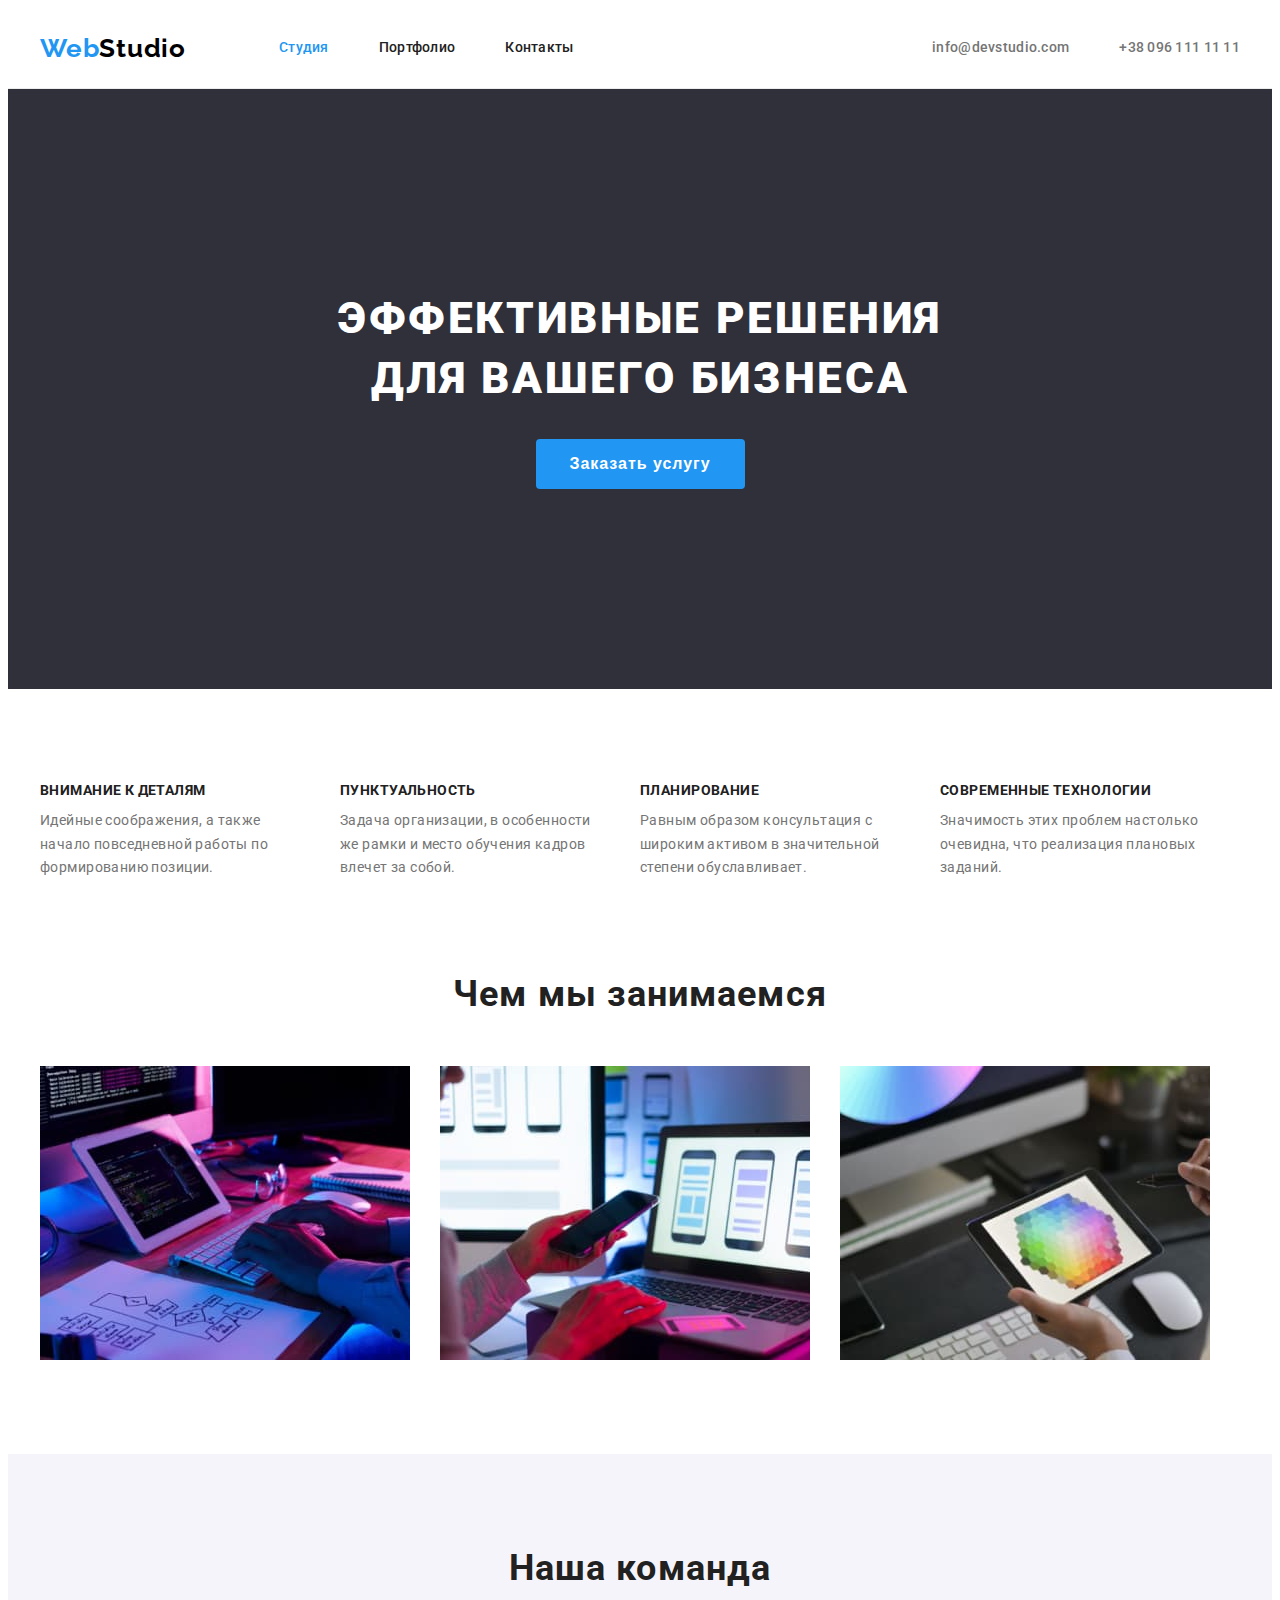
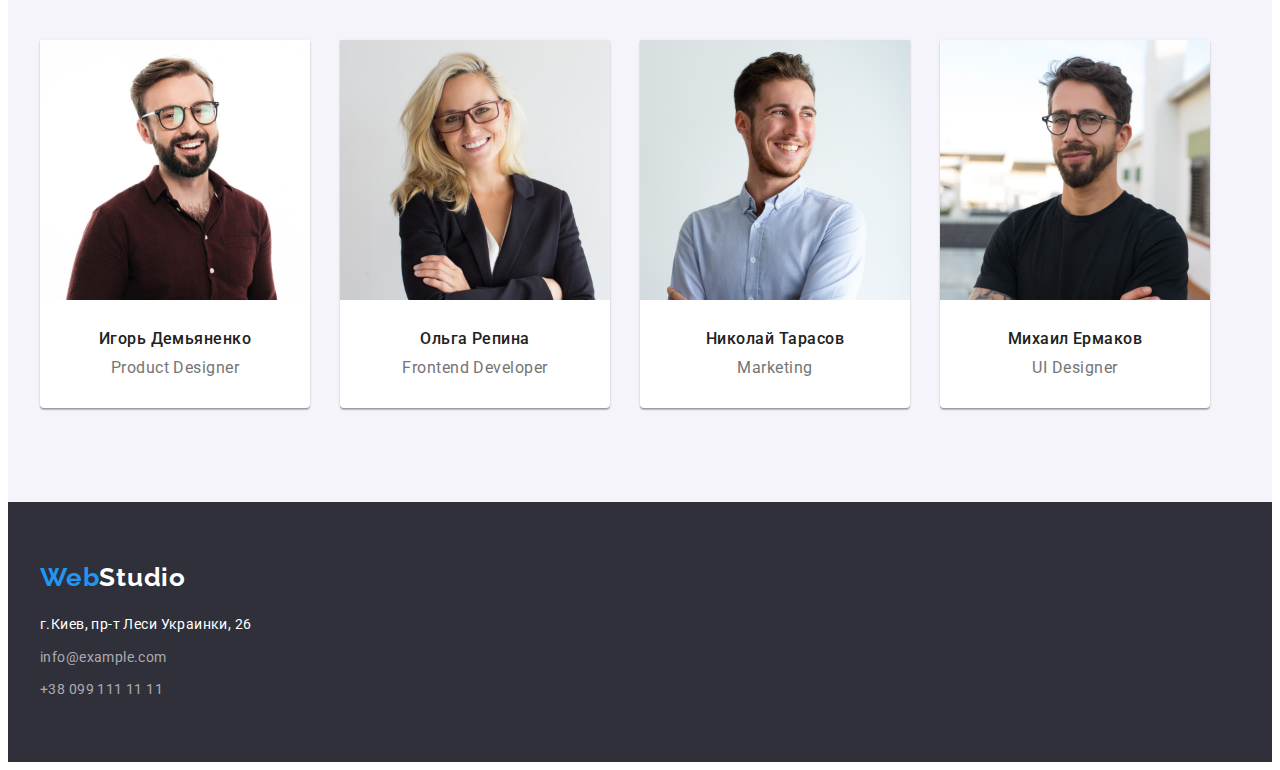
<file: index.html>
<!DOCTYPE html>
<html lang="ru">
<head>
    <meta charset="UTF-8">
    <meta http-equiv="X-UA-Compatible" content="IE=edge">
    <meta name="viewport" content="width=device-width, initial-scale=1.0">
    <link rel="preconnect" href="https://fonts.googleapis.com">
    <link rel="preconnect" href="https://fonts.gstatic.com" crossorigin>
    <link href="https://fonts.googleapis.com/css2?family=Raleway:wght@700&family=Roboto:wght@400;500;700;900&display=swap"
        rel="stylesheet">
    <title>WebStudio</title>
    <link rel="stylesheet" href="https://cdnjs.cloudflare.com/ajax/libs/modern-normalize/1.1.0/modern-normalize.min.css"
        integrity="sha512-wpPYUAdjBVSE4KJnH1VR1HeZfpl1ub8YT/NKx4PuQ5NmX2tKuGu6U/JRp5y+Y8XG2tV+wKQpNHVUX03MfMFn9Q=="
        crossorigin="anonymous" referrerpolicy="no-referrer" />
   <link rel="stylesheet" href="./css/styles.css">
</head>
<body>
  <!-- header шапка сайта -->
    <header class="header">
        <div class="container header-nav">
     <nav class="header-nav">
     <a href="./index.html" class="header-logo link">
         <span class="header-accent link">Web</span>Studio</a>
        <ul class="header-list list">
            <li class="header-item">
                <a href="./index.html" class="header-link link current">Студия</a></li>
            <li class="header-item">
                <a href="./portfolio.html" class="header-link link ">Портфолио</a></li>
            <li class="header-item">
                <a href="" class="header-link link">Контакты</a></li>
        </ul>
     </nav>
    <ul class="header-adress list ">
        <li class="header-item item">
            <a href="mailto:info@devstudio.com" class="header-mail link">info@devstudio.com</a></li>
        <li class="header-item">
            <a href="tel:+380961111111" class="header-tel link">+38 096 111 11 11</a></li>
    </ul>
    </div>
        </header>
        <main>

    <!-- section Hero-->
    <section class="hero">
        <div class="container">
            <h1 class="hero-title">Эффективные решения <br> для вашего бизнеса</h1>
            <button type="button" class="hero-button">Заказать услугу</button>
        </div>
    </section>
<!-- section 1 Преимущества-->
<section class="description">
    <div class="container">
    <h2 hidden>Преимущества</h2>
    <ul class="description-list list">
        <li class="description-item">
            <h3 class="description-title">Внимание к деталям</h3>
            <p class="description-text">Идейные соображения, а также начало повседневной работы по формированию позиции.</p>
        </li>
        <li class="description-item">
            <h3 class="description-title">Пунктуальность</h3>
            <p class="description-text">Задача организации, в особенности же рамки и место обучения кадров влечет за собой.</p>
        </li>
        <li class="description-item">
            <h3 class="description-title">Планирование</h3>
            <p class="description-text">Равным образом консультация с широким активом в значительной степени обуславливает.</p>
        </li>
        <li class="description-item">
            <h3 class="description-title">Современные технологии</h3>
            <p class="description-text">Значимость этих проблем настолько очевидна, что реализация плановых заданий.</p>
        </li>
    </ul>
    </div>
</section>
<!-- section 2 examples of works -->

<section class="about">
    <div class="container">
    <h2 class="about-title">Чем мы занимаемся</h2>
    <ul class="about-examples list">
        <li class="about-item">
            <img src="./img/jpg/box1.jpg" alt="box1" width="370" height="294" class="about-img"></li>
        <li class="about-item">
            <img src="./img/jpg/box2.jpg" alt="box2" width="370" height="294" class="about-img"></li>
        <li class="about-item">
            <img src="./img/jpg/box3.jpg" alt="box3" width="370" height="294" class="about-img"></li>
    </ul>
    </div>
</section>
<!-- section 3 photo people -->
<section class="team">
    <div class="container">
    <h2 class="team-title">Наша команда</h2>
    <ul class="team-person list">
        <li class="team-item">
            <img src="./img/people/img.jpg" alt="img" width="270" height="260" class="team-img">
            <div class="team-container">
            <h3 class="team-name">Игорь Демьяненко</h3>
            <p class="team-text">Product Designer</p>
            </div>
        </li>
        <li class="team-item">
            <img src="./img/people/img(1).jpg" alt="img1" width="270" height="260" class="team-img" >
            <div class="team-container">
            <h3 class="team-name">Ольга Репина</h3>
            <p class="team-text">Frontend Developer</p>
            </div>
        </li>
        <li class="team-item">
            <img src="./img/people/img(2).jpg" alt="img2" width="270" height="260" class="team-img">
            <div class="team-container">
            <h3 class="team-name">Николай Тарасов</h3>
            <p class="team-text">Marketing</p>
            </div>
        </li>
        <li class="team-item">
            <img src="./img/people/img(3).jpg" alt="img3" width="270" height="260" class="team-img">
            <div class="team-container">
            <h3 class="team-name">Михаил Ермаков</h3>
            <p class="team-text">UI Designer</p>
            </div>
        </li>
    </ul>
    </div>
    
</section>
        </main>
       
        <!-- footer -->
        <footer class="footer">
            <div class="container">
            <a href="./index.html" class="footer-link link">
                <span class="footer-logo-accent link">Web</span>Studio</a>
            <address>
                <ul class="footer-list list">
                   <li class="footer-item">
                       <a href="https://goo.gl/maps/7h8aDrKKwfjGKreX9" 
                       target="_blank" 
                       rel="noopener noreferrer"
                       class="footter-list-text link">
                           г.Киев, пр-т Леси Украинки, 26</a>
                    </li>
        <li class="footer-item">
                 <a href="mailto:info@example.com" 
                 class="footer-mail-info link">info@example.com</a></li>
        <li class="footer-item">
                 <a href="tel:+380991111111" 
                 class="footer-tel-info link">+38 099 111 11 11</a></li>
                </ul>
        
        </address>
    </div>
        </footer>
</body>
</html>
</file>
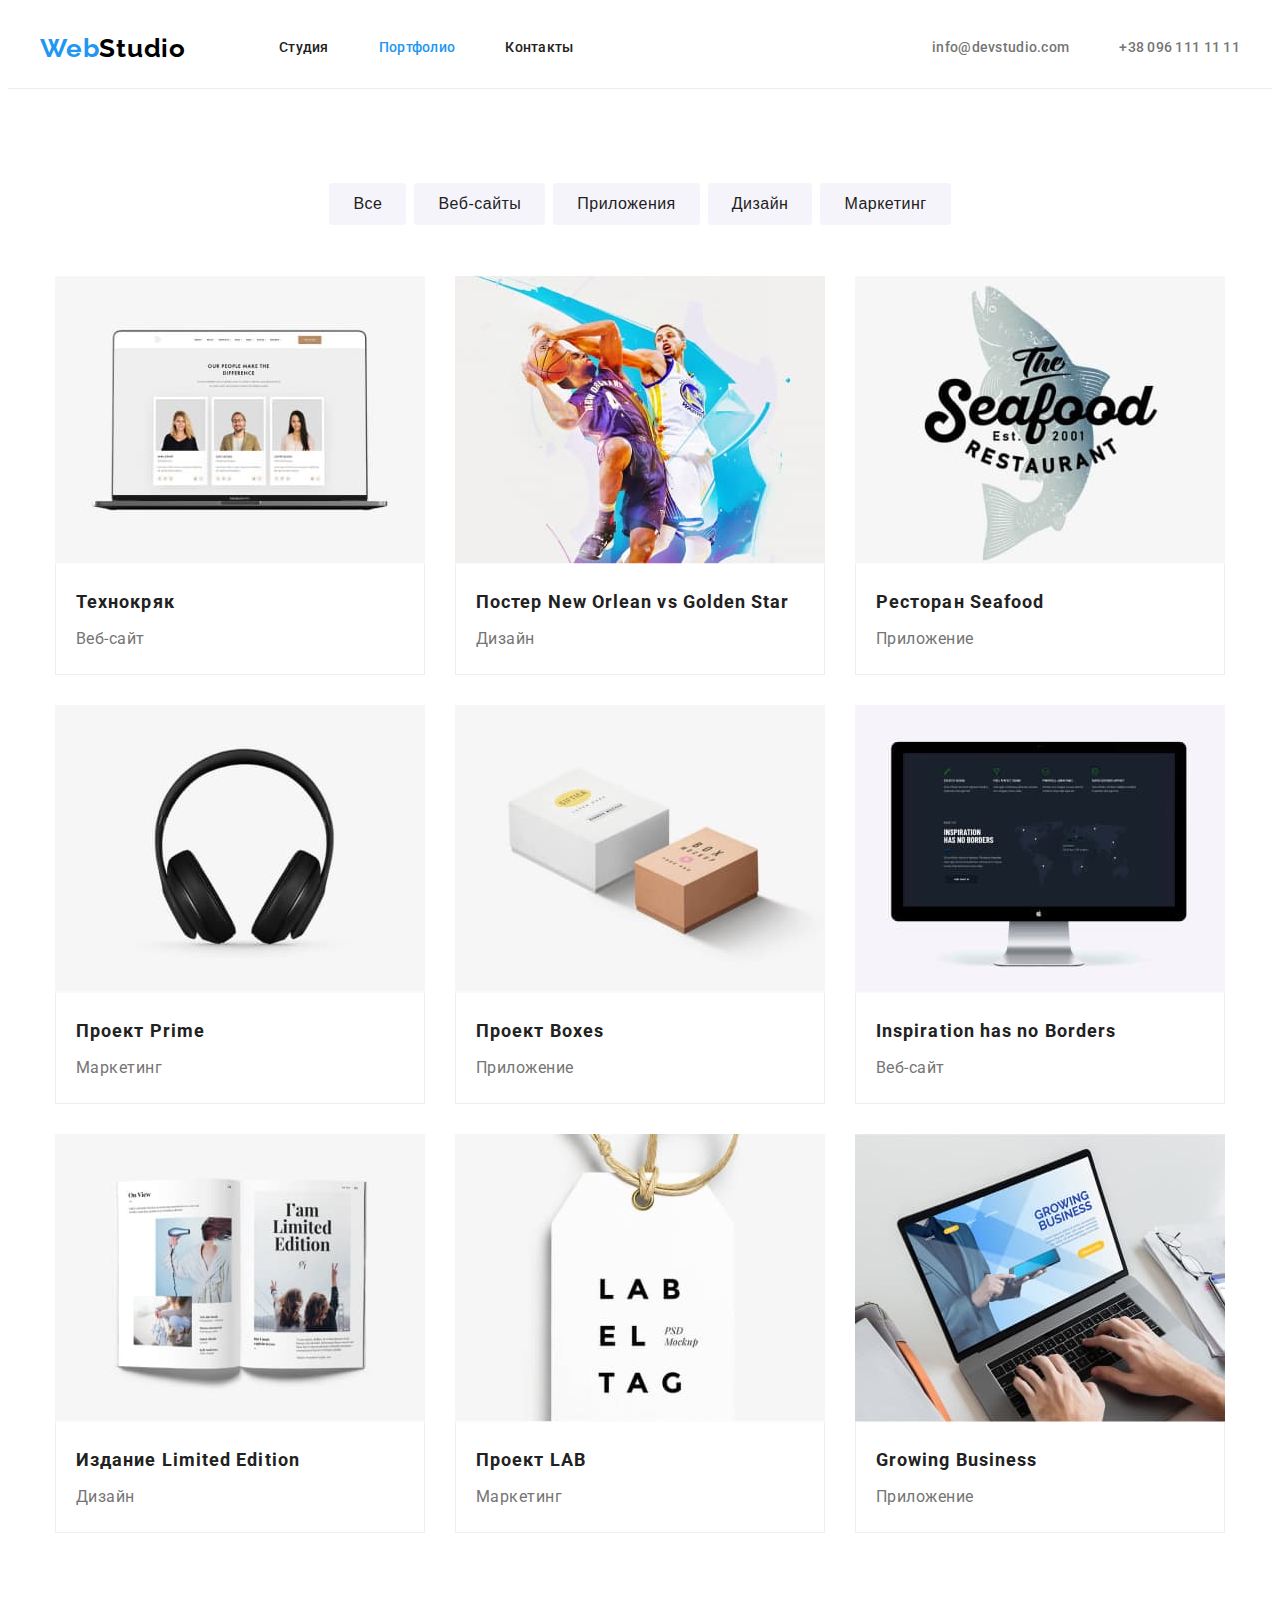
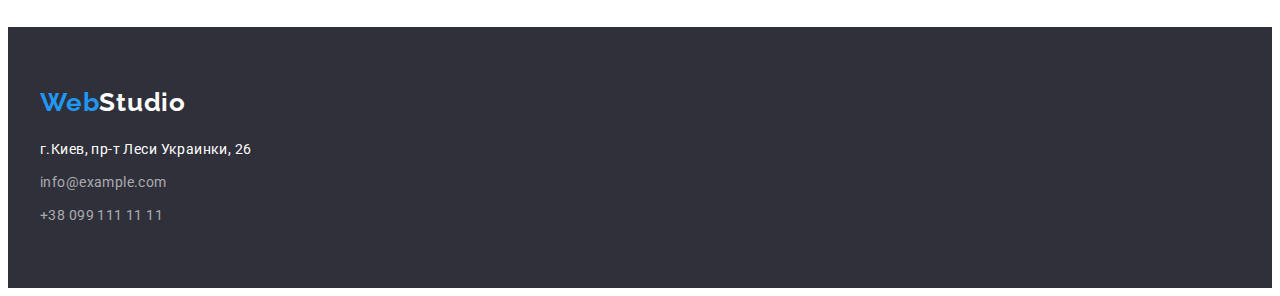
<file: portfolio.html>
<!DOCTYPE html>
<html lang="ru">

<head>
    <meta charset="UTF-8">
    <meta http-equiv="X-UA-Compatible" content="IE=edge">
    <meta name="viewport" content="width=device-width, initial-scale=1.0">
    <link rel="preconnect" href="https://fonts.googleapis.com">
    <link rel="preconnect" href="https://fonts.gstatic.com" crossorigin>
    <link
        href="https://fonts.googleapis.com/css2?family=Raleway:wght@700&family=Roboto:wght@400;500;700;900&display=swap"
        rel="stylesheet">
    <title>WebStudio</title>
<link rel="stylesheet" href="https://cdnjs.cloudflare.com/ajax/libs/modern-normalize/1.1.0/modern-normalize.min.css"
    integrity="sha512-wpPYUAdjBVSE4KJnH1VR1HeZfpl1ub8YT/NKx4PuQ5NmX2tKuGu6U/JRp5y+Y8XG2tV+wKQpNHVUX03MfMFn9Q=="
    crossorigin="anonymous" referrerpolicy="no-referrer" />
    <link rel="stylesheet" href="./css/styles.css">
</head>

<body>
    <!-- header шапка сайта -->
<header class="header">
   <div class="container header-nav">
    <nav class="header-nav">
    <a href="./index.html" class="header-logo link">
        <span class="header-accent link">Web</span>Studio</a>
     <ul class="header-list list">
     <li class="header-item">
         <a href="./index.html" class="header-link link">Студия</a></li>
     <li class="header-item">
         <a href="./portfolio.html" class="header-link link current">Портфолио</a></li>
     <li class="header-item">
         <a href="" class="header-link link">Контакты</a></li>
        </ul>
    </nav>
        <ul class="header-adress list">
        <li class="header-item item">
            <a href="mailto:info@devstudio.com" class="header-mail link">info@devstudio.com</a></li>
        <li class="header-item">
            <a href="tel:+380961111111" class="header-tel link">+38 096 111 11 11</a></li>
    </ul>
    </div>
</header>
    <main>
        <!-- Filter -->
        <section class="portfolio">
            <div class="container">
            <h1 hidden>Проекты</h1>
<ul class="portfolio-list list">
    <li class="item"><button type="button" class="portfolio-button">Все</button> </li>
   <li class="item"><button type="button" class="portfolio-button">Веб-сайты</button>
    </li>
    <li class="item"><button type="button" class="portfolio-button">Приложения</button></li>
    <li class="item"><button type="button" class="portfolio-button">Дизайн</button></li>
    <li class="item"><button type="button" class="portfolio-button">Маркетинг</button></li>
</ul>
<!-- Portfolio  -->
<ul class="portfolio-choice list">
    <li class="portfolio-item">
        <a href="" class="portfolio-link">
            <img src="./img/portfolio/img1.jpg" alt="picture1" width="370" class="portfolio-img">
            <div class="portfolio-container">
            <h2 class="portfolio-name">Технокряк</h2>
            <p class="portfolio-text">Веб-сайт</p>
            </div>
        </a>
        
    </li>
    <li class="portfolio-item">
        <a href="" class="portfolio-link">
            <img src="./img/portfolio/img2.jpg" alt="picture2" width="370" class="portfolio-img">
        <div class="portfolio-container">
            <h2 class="portfolio-name">Постер New Orlean vs Golden Star</h2>
        <p class="portfolio-text">Дизайн</p>
        </div>
    </a>
        </li>
    <li class="portfolio-item">
        <a href="" class="portfolio-link">
        <img src="./img/portfolio/img3.jpg" alt="picture3" width="370" class="portfolio-img">
        <div class="portfolio-container">
        <h2 class="portfolio-name">Ресторан Seafood</h2>
        <p class="portfolio-text">Приложение</p>
        </div>
    </a>
        </Li>
    <li class="portfolio-item">
        <a href="" class="portfolio-link">
        <img src="./img/portfolio/img4.jpg" alt="picture4" width="370" class="portfolio-img">
        <div class="portfolio-container">
        <h2 class="portfolio-name">Проект Prime</h2>
        <p class="portfolio-text">Маркетинг</p>
    </div>
    </a>
       </li>
    <li class="portfolio-item">
        <a href="" class="portfolio-link">
        <img src="./img/portfolio/img5.jpg" alt="picture5" width="370" class="portfolio-img">
        <div class="portfolio-container">
        <h2 class="portfolio-name">Проект Boxes</h2>
        <p class="portfolio-text">Приложение</p>
        </div>
    </a>
        </li>
    <li class="portfolio-item">
        <a href="" class="portfolio-link">
        <img src="./img/portfolio/img6.jpg" alt="picture6" width="370" class="portfolio-img">
        <div class="portfolio-container">
        <h2 class="portfolio-name">Inspiration has no Borders</h2>
        <p class="portfolio-text">Веб-сайт</p>
        </div>
    </a>
        </li>
    <li class="portfolio-item">
        <a href="" class="portfolio-link">
        <img src="./img/portfolio/img7.jpg" alt="picture7" width="370" class="portfolio-img">
        <div class="portfolio-container">
        <h2 class="portfolio-name">Издание Limited Edition</h2>
        <p class="portfolio-text">Дизайн</p>
        </div>
    </a>
    </li>
    <li class="portfolio-item">
        <a href="" class="portfolio-link">
        <img src="./img/portfolio/img8.jpg" alt="picture8" width="370" class="portfolio-img">
        <div class="portfolio-container">
        <h2 class="portfolio-name">Проект LAB</h2>
        <p class="portfolio-text">Маркетинг</p>
        </div>
        </a>
        </li>
    <li class="portfolio-item">
        <a href="" class="portfolio-link">
        <img src="./img/portfolio/img9.jpg" alt="picture9" width="370" class="portfolio-img">
        <div class="portfolio-container">
        <h2 class="portfolio-name">Growing Business</h2>
        <p class="portfolio-text">Приложение</p>
        </div>
        </a>
        </li>
    </ul>
    </div>
    </section>   
    </main>

    <!-- footer -->
<footer class="footer">
    <div class="container">
 <a href="./index.html" class="footer-link link">
 <span class="footer-logo-accent link">Web</span>Studio</a>
 <address>
<ul class="footer-list list">
    <li class="footer-item">
        <a href="https://goo.gl/maps/7h8aDrKKwfjGKreX9" 
        target="_blank" rel="noopener noreferrer"
                    class="footter-list-text link">
                    г.Киев, пр-т Леси Украинки, 26</a>
    </li>
     <li class="footer-item">
         <a href="mailto:info@example.com" 
         class="footer-mail-info link">info@example.com</a>
    </li>
    <li class="footer-item">
         <a href="tel:+380991111111" 
         class="footer-tel-info link">+38 099 111 11 11</a>
    </li>
        </ul>
</address>
</div>
</footer>
</body>

</html>
</file>
<file: css/styles.css>
:root {
    --primary-text-color: #212121;
    --secondary-text-color: #757575;
    --accent-color: #2196F3;
    --title-color: #FFFFFF;
    --logo-color: #000000;
    --button-portfolio-bg: #F5F4FA;
    --primary-background-color: #E5E5E5;
    --secondary-background-color: #2F303A;
}

.header-link.current {
    color: var(--accent-color);
}

body {
    font-family: 'Roboto' , sans-serif;
    font-size: 14px;
    color: var(--secondary-text-color);
    background: var(--title-color);
    letter-spacing: 0.03em;
}

.container {
    width: 1200px;
    padding-left: 15px;
    padding-right: 15px;
    margin: 0 auto;
}

.header-accent,
.header-logo { 
        font-family: "Raleway" , sans-serif;
        font-weight: 700;
        font-size: 26px;
        line-height: 1.19;
         letter-spacing: 0.03em;
        color: var(--accent-color);
}
 /* -----------HEADER --------------*/
.header-logo {
     color: var(--logo-color);
}

.list {
    list-style: none;
    padding: 0;
    margin: 0;
}

.link {
    text-decoration: none;
}

.header {
    border-bottom: 1px solid #ECECEC;
}

.header-list { 
    display:flex;
    margin-left: 93px;}

.header-nav { 
    display: flex;
    align-items: center;

}

.header-item {
    margin-right: 50px;
}

.header-item:last-child { 
    margin-right: 0;}

.header-logo {
    font-weight: 700;
    font-size: 26px;
    line-height: 1.19;
    letter-spacing: 0.03em;
}

.header-adress { 
    display: flex;
    margin-left: auto;}

.header-adress .item + .item {
    margin-left: 50px;
}


.header-link {
    display: block;
     padding-top: 32px;
     padding-bottom: 32px;
    font-weight: 500;
    line-height: 1.14;
    letter-spacing: 0.02em;
    color: var(--primary-text-color);
}

.header-link:hover,
.header-link:focus {
    color: var(--accent-color);
}

.header-tel,
.header-mail {
    display: inline-block;
    padding-top: 32px;
    padding-bottom: 32px;
    margin-bottom: 0;
    font-weight: 500;
    line-height: 1.14;
    letter-spacing: 0.02em;
    color: var(--secondary-text-color)
}

.header-tel:hover,
.header-tel:focus,
.header-mail:hover,
.header-mail:focus {
    color: var(--accent-color);
}
/* -----------SECTION HERO------------- */
.hero {
    background: var(--secondary-background-color);
    padding-top: 200px;
    padding-bottom: 200px;
    text-align: center;
}


h1, h2, h3, p {
    margin: 0;
    padding: 0;
}

section {
    padding-top: 94px;
    padding-bottom: 94px;
}

.hero-title {
    margin-bottom: 30px;
    font-weight: 900;
    font-size: 44px;
    line-height: 1.36;
    letter-spacing: 0.06em;
    text-transform: uppercase;
    color: var(--title-color);
}

.hero-button {
    border-color: transparent;
    border-radius: 4px;
    padding: 10px 32px;
    min-width: 200px;
    height: 50px;
    font-weight: 700;
    font-size: 16px;
    line-height: 1.88;
    display: flex;
    align-items: center;
    margin: 0 auto;
    letter-spacing: 0.06em;
    color: var(--title-color);
    background: var(--accent-color);
    cursor: pointer;
}

.hero-button:hover,
.hero-button:focus {
    color: var(--title-color);
    background: var(--accent-color);}

/* ---------SECTION 1 ПРЕИМУЩЕСТВА---------- */

.description-list { 
    display: flex;
}

.description-item {
    display: block;
    width: 270px;
    margin-right: 30px;
}

.description-item:last-child {
    margin-right: 0;
}

.description-title {
    margin-bottom: 10px;
    font-size: 14px;
    font-weight: 700;
    line-height: 1.14;
    letter-spacing: 0.03em;
    text-transform: uppercase;
    color: var(--primary-text-color); 
    }

.description-text {
    margin-top: 10px;
    line-height: 1.71;
    letter-spacing: 0.03em;
    color: var(--secondary-text-color);
 }

/* -------SECTION 2 EXAMPLES OF WORKS about-- */

.about {
    padding-top: 0;
}

.about-examples {
    display: flex;
    flex-wrap: wrap;
}

.about-item {
    display: block;
    width: 370px;
    margin-right: 30px;
}

.about-item:last-child { 
    margin-right: 0;

}

.about-title {
    margin-bottom: 50px;
    font-weight: 700;
    font-size: 36px;
    line-height: 1.16;
    text-align: center;
    letter-spacing: 0.03em;
    color: var(--primary-text-color);
}

/* ------SECTION 3 Photo people (team)------- */

.team { 
    background-color: var(--button-portfolio-bg);

}

.team-title {
    margin-bottom: 50px;
    font-weight: 700;
    font-size: 36px;
    line-height: 1.16;
     text-align: center;
    letter-spacing: 0.03em;
    color: var(--primary-text-color);
}

.team-person {
    display: flex;
    flex-wrap: wrap;
}

.team-item {
    display: block;
    width: 270px;
    margin-right: 30px;
    background-color: var(--title-color);
    box-shadow: 0px 1px 3px rgba(0, 0, 0, 0.12),
        0px 1px 1px rgba(0, 0, 0, 0.14),
        0px 2px 1px rgba(0, 0, 0, 0.2);
    border-radius: 0px 0px 4px 4px;
}

.team-item:last-child {
    margin-right: 0;
}

.team-container {
    padding-top: 30px;
    padding-bottom: 30px;
}

.team-name {
    margin-bottom: 10px;
    font-weight: 500;
    font-size: 16px;
    line-height: 1.18;
    text-align: center;
    letter-spacing: 0.03em;
    color: var(--primary-text-color);
}

.team-text {
    font-size: 16px;
    line-height: 1.18;
    text-align: center;
    letter-spacing: 0.03em;
    color: var(--secondary-text-color);
}

img {
    display: block;
    max-width: 100%;
    height: auto;
}

/* ------FOOTER---------- */

.footer { 
    background-color:
     var(--secondary-background-color);
     padding-top: 60px;
     padding-bottom: 60px;
}

.footer-logo-accent {
    font-family: 'Raleway', sans-serif;
    font-weight: 700;
    font-size: 26px;
    line-height: 1.19;
    letter-spacing: 0.03em;
    color: var(--accent-color);
}

.footer-logo-accent:focus,
.footer-logo-accent:hover { 
    color: var(--accent-color);
}

.footer-link {
    display: inline-block;
    margin-bottom: 20px;
    font-family: 'Raleway', sans-serif;
    font-weight: 700;
    font-size: 26px;
    line-height: 1.19;
    letter-spacing: 0.03em;
    color: var(--title-color);
}

.footer-mail-info:hover,
.footer-mail-info:focus,
.footer-tel-info:hover,
.footer-tel-info:focus {
    color: var(--accent-color);
}

.footer-item:not(:last-child) {
    margin-bottom: 9px;
}


.footter-list-text,
.footer-mail-info,
.footer-tel-info
 {  
    font-family: inherit;
    font-style: normal;
    line-height: 1.71;
    letter-spacing: 0.03em;
    color: var(--title-color);
}


.footer-mail-info,
.footer-tel-info{
    color: rgba(255, 255, 255, 0.6);
}

/*------ Portfolio.html ---------*/

.portfolio-list { 
    display: flex;
    flex-wrap: wrap;
    justify-content:center;
    margin-bottom: 50px;
}

.portfolio-list .item:not(:last-child) {
    margin-right: 8px;
}

.portfolio-button {
    padding: 6px 22px;
    border-radius: 4px;
    display: inline-block;
    border-color: transparent;
    min-width: 73px;
    font-weight: 500;
    font-size: 16px;
    line-height: 1.62;
    letter-spacing: 0.03em;
    color: var(--primary-text-color);
    background: var(--button-portfolio-bg);
    cursor: pointer;
}

.portfolio-button:hover,
.portfolio-button:focus {
    color: var(--title-color);
    background: var(--accent-color);
}

.portfolio-choice { display: flex;
    flex-wrap: wrap;
    justify-content:center;
}

.portfolio-item { 
    display: block;
    width: 370px;
    margin-right: 30px;
    margin-bottom: 30px;
    
}

.portfolio-container {
    padding: 20px 20px;
    border: 1px solid #EEEEEE;
    border-top: none;
}

.portfolio-item:nth-last-child(-n+3) { 
    margin-bottom: 0;

}

.portfolio-item:nth-child(3n) { 
    margin-right: 0;

}

.portfolio-link {
    text-decoration: none;
}

.portfolio-name {
    margin-bottom: 4px;
    font-weight: 700;
    font-size: 18px;
    line-height: 2;
    letter-spacing: 0.06em;
    color: var(--primary-text-color);
}

.portfolio-text {
    font-size: 16px;
    line-height: 1.88;
    letter-spacing: 0.03em;
    color: var(--secondary-text-color);
}
</file>
